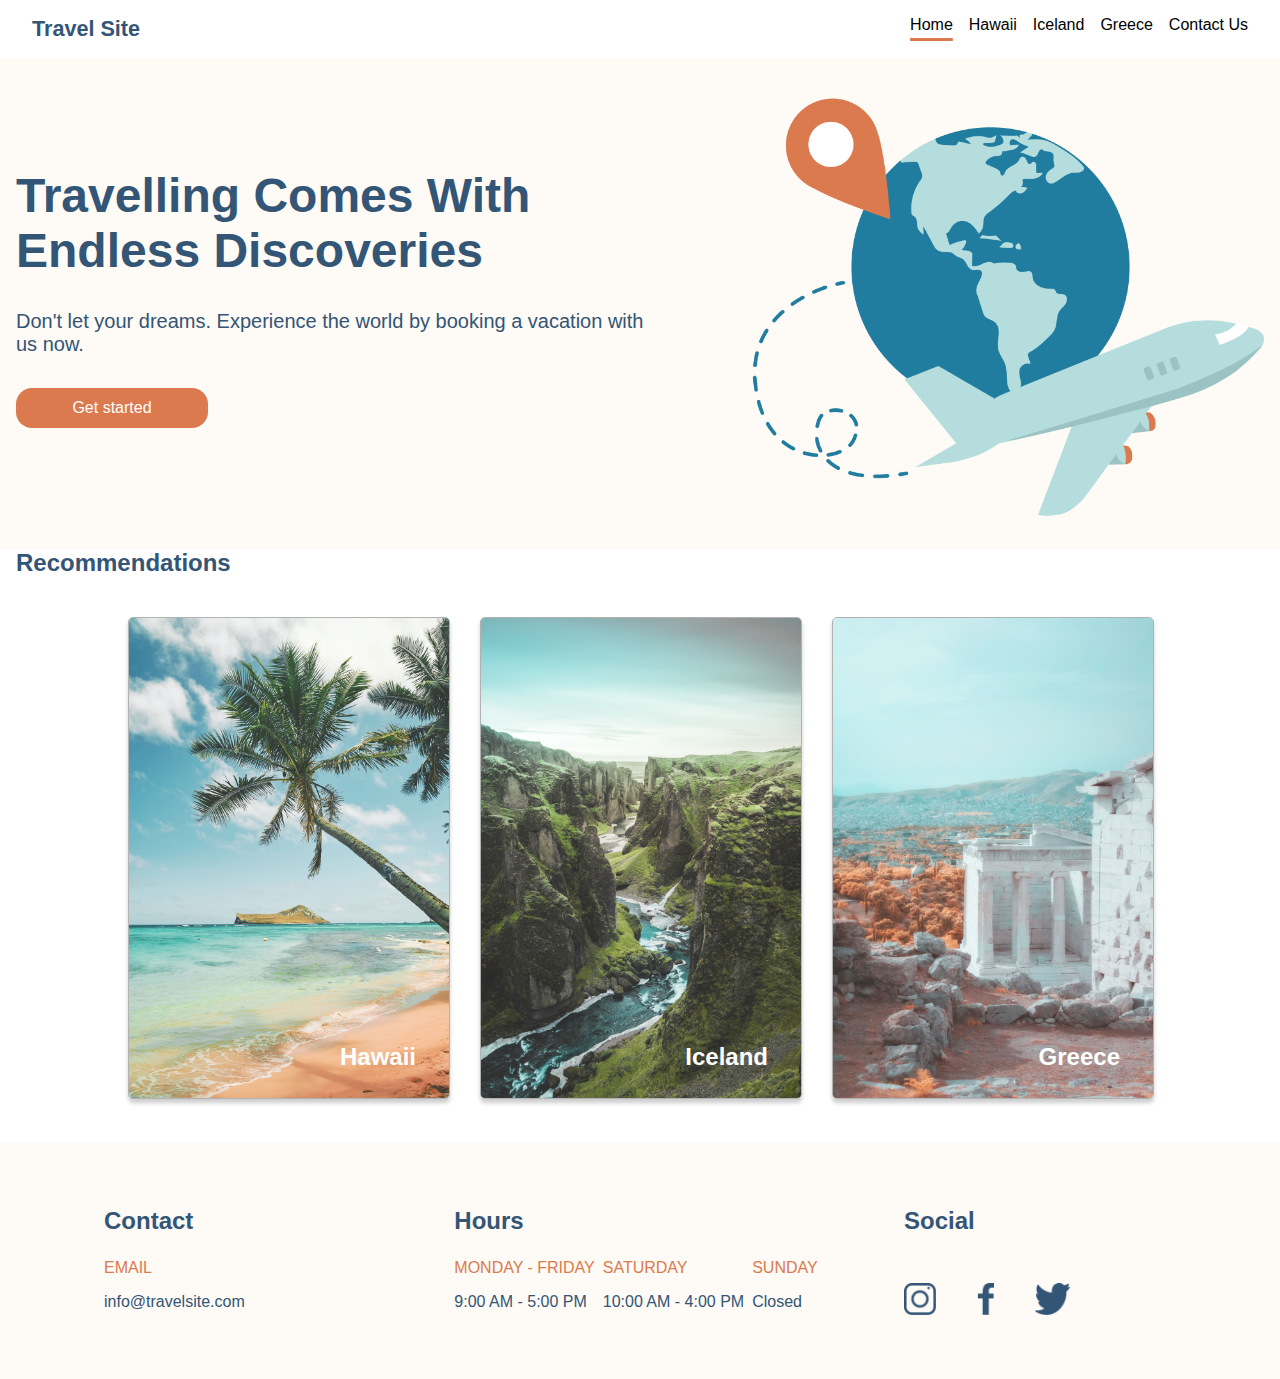
<file: index.html>
<!DOCTYPE html>
<html lang="en">
<head>
  <meta charset="UTF-8">
  <meta http-equiv="X-UA-Compatible" content="IE=edge">
  <meta name="viewport" content="width=device-width, initial-scale=1.0">
  <link rel="stylesheet" type="text/css" href="./scss/global.css">
  <link rel="stylesheet" type="text/css" href="./scss/main.css">
  <title>Rob's Travel Site</title>
</head>
<body>
<div class="page-wrap">
  <!-- This is the Navbar -->
  <header>
    <div class="nav-bar">
      <div>
        <a href="./index.html" alt="homepage link">
          <div class="nav-bar__logocontainer">Travel Site</div>
        </a>
      </div>
      <div class="nav-bar__pagescontainer">
        <div class="nav-bar__pagescontainer__pages__currentpage">
          <a href="./index.html" alt="homepage link" class="nav-bar__pagescontainer__pages--currentpage">
            Home
          </a>
        </div>
        <div class="nav-bar__pagescontainer__pages">
          <a href="./pages/hawaii.html" alt="hawaii page link">
            Hawaii
          </a>
        </div>
        <div class="nav-bar__pagescontainer__pages">
          <a href="./pages/iceland.html" alt="iceland page link">
            Iceland
          </a>
        </div>
        <div class="nav-bar__pagescontainer__pages">
          <a href="./pages/greece.html" alt="greece page link">
            Greece
          </a>
        </div>
        <div class="nav-bar__pagescontainer__pages">
          <a href="./pages/contact-us.html" alt="contact us link">
            Contact Us
          </a>
        </div>
      </div>
    </div>
  </header>
  <main class="main-content">
  </main>
  <div class="hero">    
    <div class="hero__card">
      <div class="hero__card-heading">
        Travelling Comes With Endless Discoveries
      </div>
      <div class="hero__card-content">
        Don't let your dreams. Experience the world by booking a vacation with us now.
      </div>
      <a href="../pages/contact-us.html" alt="contact us link">
        <div class="hero__card-button">
            <div class="hero__card-button-text">Get started</div>
        </div>
      </a>
    </div>
    <div class="hero__card">
        <img src="./assets/images/hero.png" alt="travel graphic" class="hero__cardimage"/>
    </div>
  </div>
<!-- This is recommendations section -->
  <div>

    <div class="rec__heading">
      Recommendations
    </div>
    <div class="rec__cardcontainer">
      <a href="./pages/hawaii.html" alt="hawaii page" class="rec__card">
        <img src="./assets/images/hawaii.jpg" alt="hawaii graphic" class="rec__image"/>
          <div class="rec__text">
            Hawaii
          </div>
      </a>
      <a href="./pages/iceland.html" alt="iceland page" class="rec__card">
        <img src="./assets/images/iceland.jpg" alt="iceland graphic" class="rec__image"/>
          <div class="rec__text">
            Iceland
          </div>
      </a>
      <a href="./pages/greece.html" alt="greece page" class="rec__card">
        <img src="./assets/images/greece.jpg" alt="greece graphic" class="rec__image"/>
          <div class="rec__text">
            Greece
          </div>
      </a>
    </div>
  </div>
  <footer class="footer-bar">
    <div class="footer-bar__container">
      <div class="footer-bar__container-block">
        <div class="footer-bar__footer-title">Contact</div>
        <div>
          <div>
            <div class="footer-bar__footer-subtitle">EMAIL</div>
            <div  class="footer-bar__footer-info">info@travelsite.com</div>
          </div>
        </div>
      </div>
      <div class="footer-bar__container-block--openinghours">
        <div class="footer-bar__footer-title">Hours</div>
        <div class="footer-bar__container-schedulecontainer">
          <div>
            <div class="footer-bar__footer-subtitle">MONDAY - FRIDAY</div>
            <div class="footer-bar__footer-info">9:00 AM - 5:00 PM</div>
          </div>
          <div>
            <div class="footer-bar__footer-subtitle">SATURDAY</div>
            <div class="footer-bar__footer-info">10:00 AM - 4:00 PM</div>
          </div>
          <div>
            <div class="footer-bar__footer-subtitle">SUNDAY</div>
            <div class="footer-bar__footer-info">Closed</div>
          </div>
        </div>
      </div>
      <div class="footer-bar__container-block">
        <div class="footer-bar__footer-title">Social</div>
        <div class="footer-bar__container-icon">
            <a href="https://www.instagram.com//" alt="instagram link" class="footer-bar__container-icon__imgholder">
              <img src="./assets/images/icon-instagram.png" alt="instagram icon" class="footer-bar__container-icon__img"/>
            </a>
            <a href="https://www.facebook.com/" alt="facebook link" class="footer-bar__container-icon__imgholder"> 
              <img src="./assets/images/icon-facebook.png" alt="facebook icon" class="footer-bar__container-icon__img"/>
            </a>
            <a href="https://www.twitter.com/" alt="facebook link" class="footer-bar__container-icon__imgholder">  
              <img src="./assets/images/icon-twitter.png" alt="twitter icon" class="footer-bar__container-icon__img"/>
            </a>
        </div>
      </div>
    </div>
  </footer>
</div>
</body>
</html>
</file>
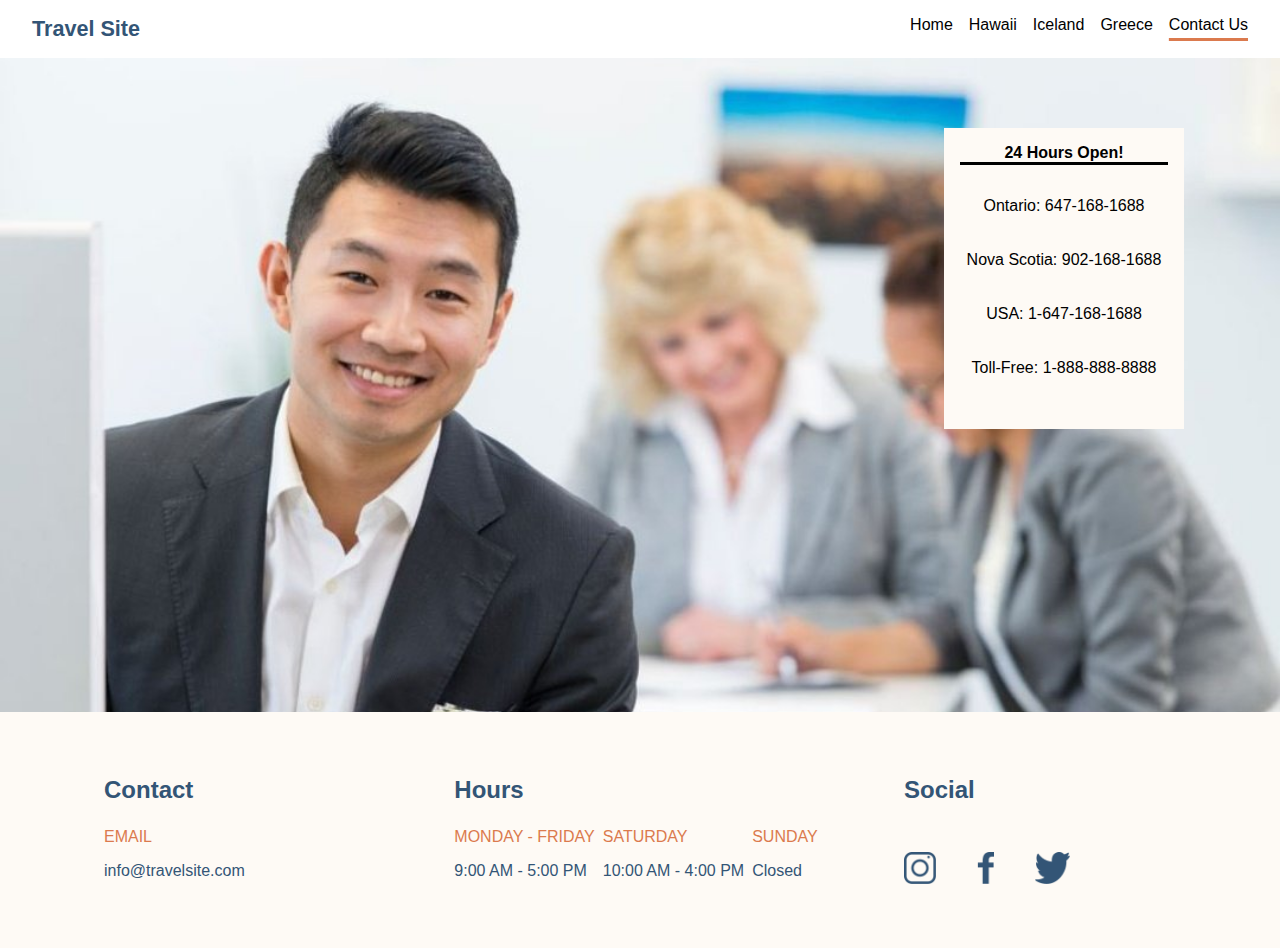
<file: pages/contact-us.html>
<!DOCTYPE html>
<html lang="en">
<head>
  <meta charset="UTF-8">
  <meta http-equiv="X-UA-Compatible" content="IE=edge">
  <meta name="viewport" content="width=device-width, initial-scale=1.0">
  <link rel="stylesheet" type="text/css" href="../scss/global.css">
  <link rel="stylesheet" type="text/css" href="../scss/destinations.css">
  <title>Rob's Travel Site</title>
</head>
<body>
<div class="page-wrap">
  <!-- Insert working Nav Bar here -->
  <header>
    <div class="nav-bar">
      <div>
        <a href="../index.html" alt="homepage link">
          <div class="nav-bar__logocontainer">Travel Site</div>
        </a>
      </div>
      <div class="nav-bar__pagescontainer">
        <div class="nav-bar__pagescontainer__pages__currentpage">
          <a href="../index.html" alt="homepage link">
            Home
          </a>
        </div>
        <div class="nav-bar__pagescontainer__pages">
          <a href="../pages/hawaii.html" alt="hawaii page link">
            Hawaii
          </a>
        </div>
        <div class="nav-bar__pagescontainer__pages">
          <a href="../pages/iceland.html" alt="iceland page link">
            Iceland
          </a>
        </div>
        <div class="nav-bar__pagescontainer__pages">
          <a href="../pages/greece.html" alt="greece page link">
            Greece
          </a>
        </div>
        <div class="nav-bar__pagescontainer__pages">
          <a href="../pages/contact-us.html" alt="contact us link" class="nav-bar__pagescontainer__pages--currentpage">
            Contact Us
          </a>
        </div>
      </div>
    </div>
  </header>
  <main class="main-content">
  </main>
<div class="itin--contactus">
  <div class="itin__sched-container-contactus">
    <div class="itin__sched-card">
      <div class="itin__sched-texttitle">
        24 Hours Open!
      </div>
      <div class="itin__sched-text">
        Ontario: 647-168-1688
      </div>
      <div class="itin__sched-text">
        Nova Scotia: 902-168-1688
      </div>
      <div class="itin__sched-text">
        USA: 1-647-168-1688
      </div>
      <div class="itin__sched-text">
        Toll-Free: 1-888-888-8888
      </div>
    </div>

  </div>
</div>
  <!-- Insert working Footer here -->
  <footer class="footer-bar">
    <div class="footer-bar__container">
      <div class="footer-bar__container-block">
        <div class="footer-bar__footer-title">Contact</div>
        <div>
          <div>
            <div class="footer-bar__footer-subtitle">EMAIL</div>
            <div  class="footer-bar__footer-info">info@travelsite.com</div>
          </div>
        </div>
      </div>
      <div class="footer-bar__container-block--openinghours">
        <div class="footer-bar__footer-title">Hours</div>
        <div class="footer-bar__container-schedulecontainer">
          <div>
            <div class="footer-bar__footer-subtitle">MONDAY - FRIDAY</div>
            <div class="footer-bar__footer-info">9:00 AM - 5:00 PM</div>
          </div>
          <div>
            <div class="footer-bar__footer-subtitle">SATURDAY</div>
            <div class="footer-bar__footer-info">10:00 AM - 4:00 PM</div>
          </div>
          <div>
            <div class="footer-bar__footer-subtitle">SUNDAY</div>
            <div class="footer-bar__footer-info">Closed</div>
          </div>
        </div>
      </div>
      <div class="footer-bar__container-block">
        <div class="footer-bar__footer-title">Social</div>
        <div class="footer-bar__container-icon">
            <a href="https://www.instagram.com//" alt="instagram link" class="footer-bar__container-icon__imgholder">
              <img src="../assets/images/icon-instagram.png" alt="instagram icon" class="footer-bar__container-icon__img"/>
            </a>
            <a href="https://www.facebook.com/" alt="facebook link" class="footer-bar__container-icon__imgholder"> 
              <img src="../assets/images/icon-facebook.png" alt="facebook icon" class="footer-bar__container-icon__img"/>
            </a>
            <a href="https://www.twitter.com/" alt="facebook link" class="footer-bar__container-icon__imgholder">  
              <img src="../assets/images/icon-twitter.png" alt="twitter icon" class="footer-bar__container-icon__img"/>
            </a>
        </div>
      </div>
    </div>
  </footer>
</div>
</body>
</html>
</file>
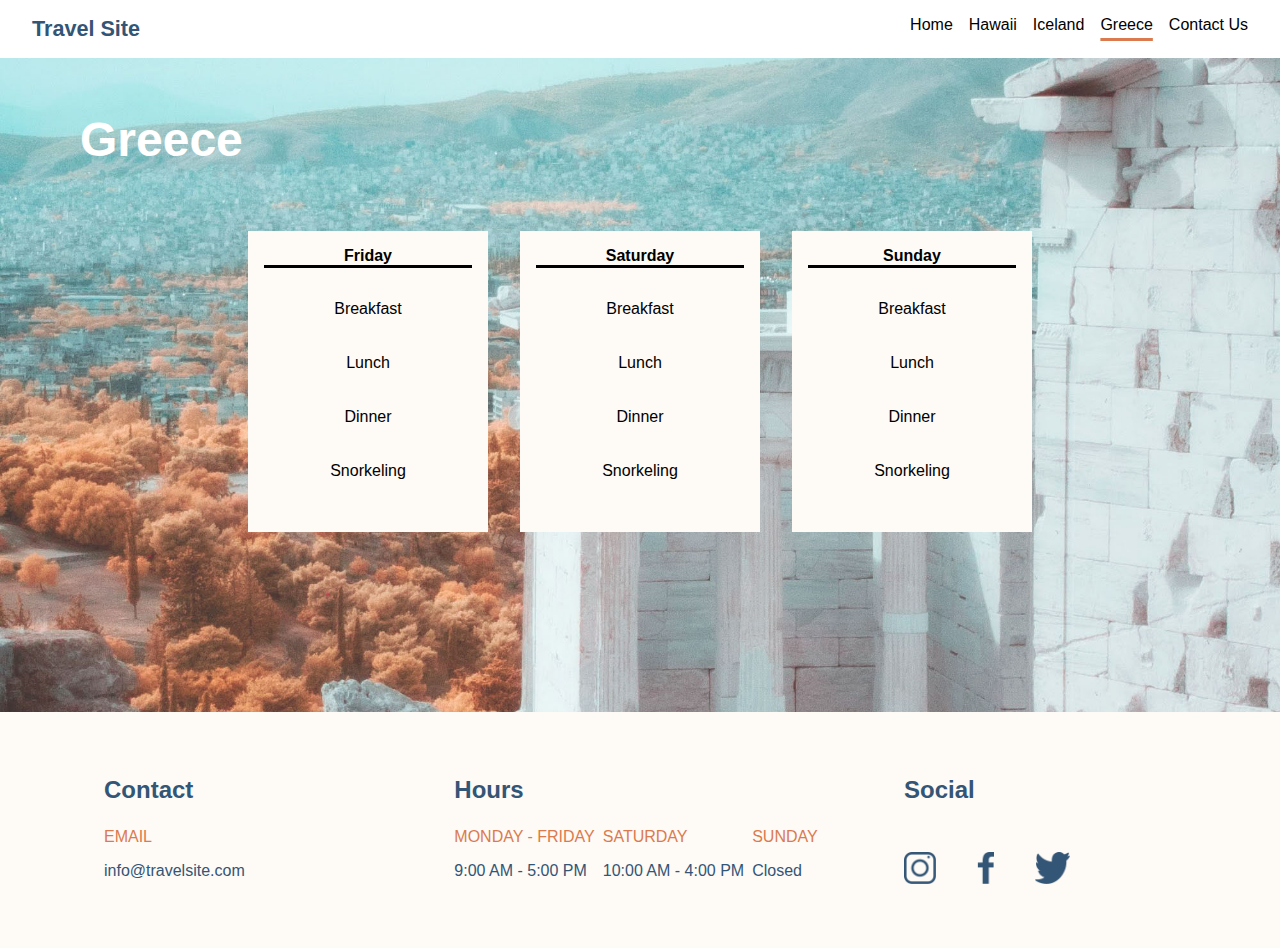
<file: pages/greece.html>
<!DOCTYPE html>
<html lang="en">
<head>
  <meta charset="UTF-8">
  <meta http-equiv="X-UA-Compatible" content="IE=edge">
  <meta name="viewport" content="width=device-width, initial-scale=1.0">
  <link rel="stylesheet" type="text/css" href="../scss/global.css">
  <link rel="stylesheet" type="text/css" href="../scss/destinations.css">
  <title>Rob's Travel Site</title>
</head>
<body>
<div class="page-wrap">
  <!-- Insert working Nav Bar here -->
  <header>
    <div class="nav-bar">
      <div>
        <a href="../index.html" alt="homepage link">
          <div class="nav-bar__logocontainer">Travel Site</div>
        </a>
      </div>
      <div class="nav-bar__pagescontainer">
        <div class="nav-bar__pagescontainer__pages__currentpage">
          <a href="../index.html" alt="homepage link">
            Home
          </a>
        </div>
        <div class="nav-bar__pagescontainer__pages">
          <a href="../pages/hawaii.html" alt="hawaii page link">
            Hawaii
          </a>
        </div>
        <div class="nav-bar__pagescontainer__pages">
          <a href="../pages/iceland.html" alt="iceland page link">
            Iceland
          </a>
        </div>
        <div class="nav-bar__pagescontainer__pages">
          <a href="../pages/greece.html" alt="greece page link" class="nav-bar__pagescontainer__pages--currentpage">
            Greece
          </a>
        </div>
        <div class="nav-bar__pagescontainer__pages">
          <a href="../pages/contact-us.html" alt="contact us link">
            Contact Us
          </a>
        </div>
      </div>
    </div>
  </header>
  <main class="main-content">
  </main>
<div class="itin--greece">
  <div class="itin__title">
    Greece
  </div>
  <div class="itin__sched-container">
    <div class="itin__sched-card">
      <div class="itin__sched-texttitle">
        Friday
      </div>
      <div class="itin__sched-text">
        Breakfast
      </div>
      <div class="itin__sched-text">
        Lunch
      </div>
      <div class="itin__sched-text">
        Dinner
      </div>
      <div class="itin__sched-text">
        Snorkeling
      </div>
    </div>
    <div class="itin__sched-card">
      <div class="itin__sched-texttitle">
        Saturday
      </div>
      <div class="itin__sched-text">
        Breakfast
      </div>
      <div class="itin__sched-text">
        Lunch
      </div>
      <div class="itin__sched-text">
        Dinner
      </div>
      <div class="itin__sched-text">
        Snorkeling
      </div>
    </div>
    <div class="itin__sched-card">
      <div class="itin__sched-texttitle">
        Sunday
      </div>
      <div class="itin__sched-text">
        Breakfast
      </div>
      <div class="itin__sched-text">
        Lunch
      </div>
      <div class="itin__sched-text">
        Dinner
      </div>
      <div class="itin__sched-text">
        Snorkeling
      </div>
    </div>
  </div>
</div>
  <!-- Insert working Footer here -->
  <footer class="footer-bar">
    <div class="footer-bar__container">
      <div class="footer-bar__container-block">
        <div class="footer-bar__footer-title">Contact</div>
        <div>
          <div>
            <div class="footer-bar__footer-subtitle">EMAIL</div>
            <div  class="footer-bar__footer-info">info@travelsite.com</div>
          </div>
        </div>
      </div>
      <div class="footer-bar__container-block--openinghours">
        <div class="footer-bar__footer-title">Hours</div>
        <div class="footer-bar__container-schedulecontainer">
          <div>
            <div class="footer-bar__footer-subtitle">MONDAY - FRIDAY</div>
            <div class="footer-bar__footer-info">9:00 AM - 5:00 PM</div>
          </div>
          <div>
            <div class="footer-bar__footer-subtitle">SATURDAY</div>
            <div class="footer-bar__footer-info">10:00 AM - 4:00 PM</div>
          </div>
          <div>
            <div class="footer-bar__footer-subtitle">SUNDAY</div>
            <div class="footer-bar__footer-info">Closed</div>
          </div>
        </div>
      </div>
      <div class="footer-bar__container-block">
        <div class="footer-bar__footer-title">Social</div>
        <div class="footer-bar__container-icon">
            <a href="https://www.instagram.com//" alt="instagram link" class="footer-bar__container-icon__imgholder">
              <img src="../assets/images/icon-instagram.png" alt="instagram icon" class="footer-bar__container-icon__img"/>
            </a>
            <a href="https://www.facebook.com/" alt="facebook link" class="footer-bar__container-icon__imgholder"> 
              <img src="../assets/images/icon-facebook.png" alt="facebook icon" class="footer-bar__container-icon__img"/>
            </a>
            <a href="https://www.twitter.com/" alt="facebook link" class="footer-bar__container-icon__imgholder">  
              <img src="../assets/images/icon-twitter.png" alt="twitter icon" class="footer-bar__container-icon__img"/>
            </a>
        </div>
      </div>
    </div>
  </footer>
</div>
</body>
</html>
</file>
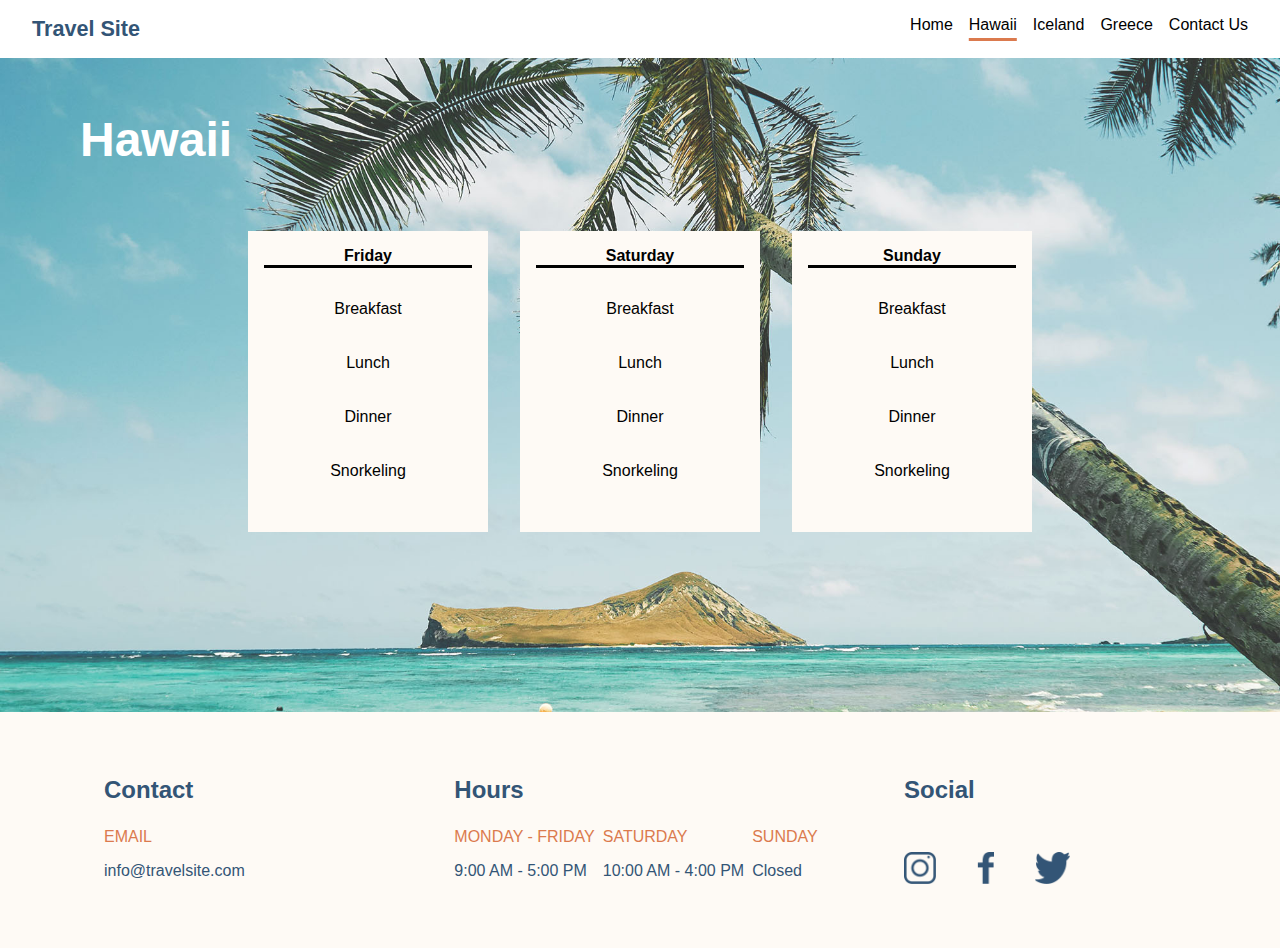
<file: pages/hawaii.html>
<!DOCTYPE html>
<html lang="en">
<head>
  <meta charset="UTF-8">
  <meta http-equiv="X-UA-Compatible" content="IE=edge">
  <meta name="viewport" content="width=device-width, initial-scale=1.0">
  <link rel="stylesheet" type="text/css" href="../scss/global.css">
  <link rel="stylesheet" type="text/css" href="../scss/destinations.css">
  <title>Rob's Travel Site</title>
</head>
<body>
<div class="page-wrap">
  <!-- Insert working Nav Bar here -->
  <header>
    <div class="nav-bar">
      <div>
        <a href="../index.html" alt="homepage link">
          <div class="nav-bar__logocontainer">Travel Site</div>
        </a>
      </div>
      <div class="nav-bar__pagescontainer">
        <div class="nav-bar__pagescontainer__pages__currentpage">
          <a href="../index.html" alt="homepage link">
            Home
          </a>
        </div>
        <div class="nav-bar__pagescontainer__pages">
          <a href="../pages/hawaii.html" alt="hawaii page link" class="nav-bar__pagescontainer__pages--currentpage">
            Hawaii
          </a>
        </div>
        <div class="nav-bar__pagescontainer__pages">
          <a href="../pages/iceland.html" alt="iceland page link">
            Iceland
          </a>
        </div>
        <div class="nav-bar__pagescontainer__pages">
          <a href="../pages/greece.html" alt="greece page link">
            Greece
          </a>
        </div>
        <div class="nav-bar__pagescontainer__pages">
          <a href="../pages/contact-us.html" alt="contact us link">
            Contact Us
          </a>
        </div>
      </div>
    </div>
  </header>
  <main class="main-content">
  </main>
<div class="itin--hawaii">
  <div class="itin__title">
    Hawaii
  </div>
  <div class="itin__sched-container">
    <div class="itin__sched-card">
      <div class="itin__sched-texttitle">
        Friday
      </div>
      <div class="itin__sched-text">
        Breakfast
      </div>
      <div class="itin__sched-text">
        Lunch
      </div>
      <div class="itin__sched-text">
        Dinner
      </div>
      <div class="itin__sched-text">
        Snorkeling
      </div>
    </div>
    <div class="itin__sched-card">
      <div class="itin__sched-texttitle">
        Saturday
      </div>
      <div class="itin__sched-text">
        Breakfast
      </div>
      <div class="itin__sched-text">
        Lunch
      </div>
      <div class="itin__sched-text">
        Dinner
      </div>
      <div class="itin__sched-text">
        Snorkeling
      </div>
    </div>
    <div class="itin__sched-card">
      <div class="itin__sched-texttitle">
        Sunday
      </div>
      <div class="itin__sched-text">
        Breakfast
      </div>
      <div class="itin__sched-text">
        Lunch
      </div>
      <div class="itin__sched-text">
        Dinner
      </div>
      <div class="itin__sched-text">
        Snorkeling
      </div>
    </div>
  </div>
</div>
  <!-- Insert working Footer here -->
  <footer class="footer-bar">
    <div class="footer-bar__container">
      <div class="footer-bar__container-block">
        <div class="footer-bar__footer-title">Contact</div>
        <div>
          <div>
            <div class="footer-bar__footer-subtitle">EMAIL</div>
            <div  class="footer-bar__footer-info">info@travelsite.com</div>
          </div>
        </div>
      </div>
      <div class="footer-bar__container-block--openinghours">
        <div class="footer-bar__footer-title">Hours</div>
        <div class="footer-bar__container-schedulecontainer">
          <div>
            <div class="footer-bar__footer-subtitle">MONDAY - FRIDAY</div>
            <div class="footer-bar__footer-info">9:00 AM - 5:00 PM</div>
          </div>
          <div>
            <div class="footer-bar__footer-subtitle">SATURDAY</div>
            <div class="footer-bar__footer-info">10:00 AM - 4:00 PM</div>
          </div>
          <div>
            <div class="footer-bar__footer-subtitle">SUNDAY</div>
            <div class="footer-bar__footer-info">Closed</div>
          </div>
        </div>
      </div>
      <div class="footer-bar__container-block">
        <div class="footer-bar__footer-title">Social</div>
        <div class="footer-bar__container-icon">
            <a href="https://www.instagram.com//" alt="instagram link" class="footer-bar__container-icon__imgholder">
              <img src="../assets/images/icon-instagram.png" alt="instagram icon" class="footer-bar__container-icon__img"/>
            </a>
            <a href="https://www.facebook.com/" alt="facebook link" class="footer-bar__container-icon__imgholder"> 
              <img src="../assets/images/icon-facebook.png" alt="facebook icon" class="footer-bar__container-icon__img"/>
            </a>
            <a href="https://www.twitter.com/" alt="facebook link" class="footer-bar__container-icon__imgholder">  
              <img src="../assets/images/icon-twitter.png" alt="twitter icon" class="footer-bar__container-icon__img"/>
            </a>
        </div>
      </div>
    </div>
  </footer>
</div>
</body>
</html>
</file>
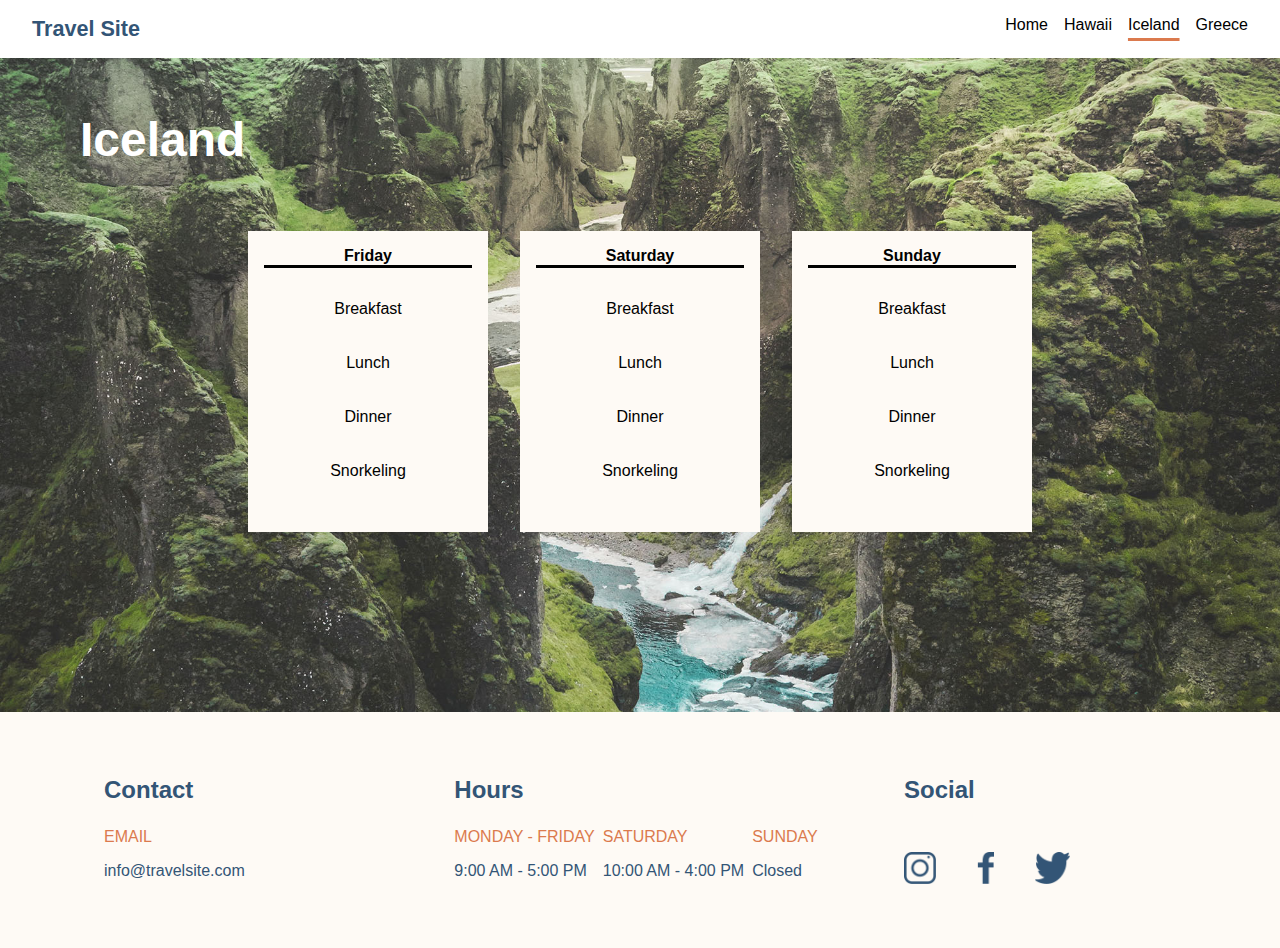
<file: pages/iceland.html>
<!DOCTYPE html>
<html lang="en">
<head>
  <meta charset="UTF-8">
  <meta http-equiv="X-UA-Compatible" content="IE=edge">
  <meta name="viewport" content="width=device-width, initial-scale=1.0">
  <link rel="stylesheet" type="text/css" href="../scss/global.css">
  <link rel="stylesheet" type="text/css" href="../scss/destinations.css">
  <title>Rob's Travel Site</title>
</head>
<body>
<div class="page-wrap">
  <!-- Insert working Nav Bar here -->
  <header>
    <div class="nav-bar">
      <div>
        <a href="../index.html" alt="homepage link">
          <div class="nav-bar__logocontainer">Travel Site</div>
        </a>
      </div>
      <div class="nav-bar__pagescontainer">
        <div class="nav-bar__pagescontainer__pages__currentpage">
          <a href="../index.html" alt="homepage link">
            Home
          </a>
        </div>
        <div class="nav-bar__pagescontainer__pages">
          <a href="../pages/hawaii.html" alt="hawaii page link">
            Hawaii
          </a>
        </div>
        <div class="nav-bar__pagescontainer__pages">
          <a href="../pages/iceland.html" alt="iceland page link" class="nav-bar__pagescontainer__pages--currentpage">
            Iceland
          </a>
        </div>
        <div class="nav-bar__pagescontainer__pages">
          <a href="../pages/greece.html" alt="greece page link">
            Greece
          </a>
        </div>
      </div>
    </div>
  </header>
  <main class="main-content">
  </main>
<div class="itin--iceland">
  <div class="itin__title">
    Iceland
  </div>
  <div class="itin__sched-container">
    <div class="itin__sched-card">
      <div class="itin__sched-texttitle">
        Friday
      </div>
      <div class="itin__sched-text">
        Breakfast
      </div>
      <div class="itin__sched-text">
        Lunch
      </div>
      <div class="itin__sched-text">
        Dinner
      </div>
      <div class="itin__sched-text">
        Snorkeling
      </div>
    </div>
    <div class="itin__sched-card">
      <div class="itin__sched-texttitle">
        Saturday
      </div>
      <div class="itin__sched-text">
        Breakfast
      </div>
      <div class="itin__sched-text">
        Lunch
      </div>
      <div class="itin__sched-text">
        Dinner
      </div>
      <div class="itin__sched-text">
        Snorkeling
      </div>
    </div>
    <div class="itin__sched-card">
      <div class="itin__sched-texttitle">
        Sunday
      </div>
      <div class="itin__sched-text">
        Breakfast
      </div>
      <div class="itin__sched-text">
        Lunch
      </div>
      <div class="itin__sched-text">
        Dinner
      </div>
      <div class="itin__sched-text">
        Snorkeling
      </div>
    </div>
  </div>
</div>
  <!-- Insert working Footer here -->
  <footer class="footer-bar">
    <div class="footer-bar__container">
      <div class="footer-bar__container-block">
        <div class="footer-bar__footer-title">Contact</div>
        <div>
          <div>
            <div class="footer-bar__footer-subtitle">EMAIL</div>
            <div  class="footer-bar__footer-info">info@travelsite.com</div>
          </div>
        </div>
      </div>
      <div class="footer-bar__container-block--openinghours">
        <div class="footer-bar__footer-title">Hours</div>
        <div class="footer-bar__container-schedulecontainer">
          <div>
            <div class="footer-bar__footer-subtitle">MONDAY - FRIDAY</div>
            <div class="footer-bar__footer-info">9:00 AM - 5:00 PM</div>
          </div>
          <div>
            <div class="footer-bar__footer-subtitle">SATURDAY</div>
            <div class="footer-bar__footer-info">10:00 AM - 4:00 PM</div>
          </div>
          <div>
            <div class="footer-bar__footer-subtitle">SUNDAY</div>
            <div class="footer-bar__footer-info">Closed</div>
          </div>
        </div>
      </div>
      <div class="footer-bar__container-block">
        <div class="footer-bar__footer-title">Social</div>
        <div class="footer-bar__container-icon">
            <a href="https://www.instagram.com//" alt="instagram link" class="footer-bar__container-icon__imgholder">
              <img src="../assets/images/icon-instagram.png" alt="instagram icon" class="footer-bar__container-icon__img"/>
            </a>
            <a href="https://www.facebook.com/" alt="facebook link" class="footer-bar__container-icon__imgholder"> 
              <img src="../assets/images/icon-facebook.png" alt="facebook icon" class="footer-bar__container-icon__img"/>
            </a>
            <a href="https://www.twitter.com/" alt="facebook link" class="footer-bar__container-icon__imgholder">  
              <img src="../assets/images/icon-twitter.png" alt="twitter icon" class="footer-bar__container-icon__img"/>
            </a>
        </div>
      </div>
    </div>
  </footer>
</div>
</body>
</html>
</file>
<file: scss/global.css>
html {
  scroll-behavior: smooth;
}

body {
  font-family: Verdana, sans-serif;
  margin: 0;
  background-color: #FFFFFF;
}

a {
  text-decoration: none;
  color: initial;
}

.page-wrap {
  max-width: 80rem;
  min-width: 40rem;
  margin: 0 auto;
}

.main-content {
  padding-top: 3.5rem;
}

.nav-bar {
  padding: 1rem 2.5%;
  top: 0;
  width: 80rem;
  position: fixed;
  box-sizing: border-box;
  display: flex;
  justify-content: space-between;
  background-color: #FFFFFF;
}
.nav-bar__logocontainer {
  color: #335576;
  font-size: 1.35rem;
  font-weight: 900;
}
.nav-bar__pagescontainer {
  display: flex;
  justify-content: flex-end;
}
.nav-bar__pagescontainer__pages {
  margin-left: 1rem;
}
.nav-bar__pagescontainer__pages--currentpage {
  -webkit-text-decoration: underline solid #DB7A4E;
          text-decoration: underline solid #DB7A4E;
  text-underline-offset: 0.5rem;
  text-decoration-thickness: 0.2rem;
}

.footer-bar {
  background-color: #FEFAF5;
}
.footer-bar__container {
  max-width: 85%;
  margin: 0 auto;
  display: flex;
  justify-content: space-between;
}
.footer-bar__container-block {
  width: 25%;
  display: flex;
  flex-direction: column;
  padding: 4rem 0.5rem 4rem 0.5rem;
}
.footer-bar__container-block--openinghours {
  max-width: 45%;
  padding: 4rem 0.5rem 4rem 0.5rem;
}
.footer-bar__footer-title {
  font-size: 1.5rem;
  font-weight: 600;
  color: #335576;
}
.footer-bar__footer-subtitle {
  font-size: 1rem;
  color: #DB7A4E;
  padding: 1.5rem 0.5rem 1rem 0rem;
}
.footer-bar__footer-info {
  color: #335576;
  padding-right: 0.5em;
}
.footer-bar__container-schedulecontainer {
  display: flex;
}
.footer-bar__container-icon {
  padding-top: 3rem;
  display: flex;
}
.footer-bar__container-icon__imgholder {
  margin-right: 15%;
  display: flex;
  flex-direction: column;
  justify-content: center;
  align-items: center;
}
.footer-bar__container-icon__img {
  height: 2rem;
}/*# sourceMappingURL=global.css.map */
</file>
<file: scss/main.css>
.hero {
  display: flex;
  justify-content: space-between;
  background-color: #FEFAF5;
  padding: 2rem 1rem;
  box-sizing: border-box;
}
.hero__card {
  min-width: 19.5rem;
  max-width: 39.75rem;
  display: flex;
  flex-direction: column;
}
.hero__card-heading {
  color: #335576;
  font-size: 3rem;
  font-weight: 600;
  margin-top: 5rem;
}
.hero__card-content {
  color: #335576;
  font-size: 1.25rem;
  margin-top: 2rem;
}
.hero__card-button {
  background-color: #DB7A4E;
  width: 12rem;
  height: 2.5rem;
  margin-top: 2rem;
  border-radius: 1rem;
  display: flex;
  flex-direction: column;
  justify-content: center;
  align-items: center;
}
.hero__card-button-text {
  color: #FFFFFF;
}
.hero__cardimage {
  width: 32rem;
}

.rec {
  display: flex;
  flex-direction: column;
  justify-content: center;
  align-items: center;
}
.rec__heading {
  font-size: 1.5rem;
  color: #335576;
  font-weight: 900;
  margin: 0 0 0 1rem;
}
.rec__cardcontainer {
  max-width: 85%;
  margin: 2.5rem auto;
  display: flex;
  justify-content: space-evenly;
  flex-wrap: wrap;
}
.rec__card {
  width: 20rem;
  position: relative;
}
.rec__image {
  width: 100%;
  border-radius: 5px;
  border: 1px solid rgba(0, 0, 0, 0.3);
  box-shadow: 0px 4px 4px rgba(0, 0, 0, 0.2);
  transition: transform 1s;
}
.rec__image:hover {
  transform: scale(1.1);
}
.rec__text {
  position: absolute;
  bottom: 2rem;
  right: 2rem;
  color: #FFFFFF;
  font-size: 1.5rem;
  font-weight: 900;
}/*# sourceMappingURL=main.css.map */
</file>
<file: scss/destinations.css>
.itin--hawaii {
  background-image: url(../assets/images/hawaii.jpg);
  max-width: 80rem;
  height: 34rem;
  background-position: center;
  background-size: cover;
  background-repeat: no-repeat;
  padding: 3.5rem 5rem;
}
.itin--greece {
  background-image: url(../assets/images/greece.jpg);
  max-width: 80rem;
  height: 34rem;
  background-position: center;
  background-size: cover;
  background-repeat: no-repeat;
  padding: 3.5rem 5rem;
}
.itin--iceland {
  background-image: url(../assets/images/iceland.jpg);
  max-width: 80rem;
  height: 34rem;
  background-position: center;
  background-size: cover;
  background-repeat: no-repeat;
  padding: 3.5rem 5rem;
}
.itin--contactus {
  background-image: url(../assets/images/contactus.png);
  max-width: 80rem;
  height: 34rem;
  background-position: center;
  background-size: cover;
  background-repeat: no-repeat;
  padding: 3.5rem 5rem;
}
.itin__title {
  color: #ffffff;
  font-size: 3rem;
  font-weight: 600;
  padding-bottom: 3rem;
}
.itin__sched-container {
  display: flex;
  justify-content: center;
}
.itin__sched-container-contactus {
  display: flex;
  justify-content: flex-end;
}
.itin__sched-card {
  background-color: #FEFAF5;
  padding: 1rem;
  margin: 1rem;
  display: flex;
  flex-direction: column;
}
.itin__sched-texttitle {
  font-weight: 900;
  border-bottom: solid;
  text-align: center;
  margin-bottom: 2rem;
  width: 13rem;
}
.itin__sched-text {
  text-align: center;
  margin-bottom: 2.25rem;
}/*# sourceMappingURL=destinations.css.map */
</file>
